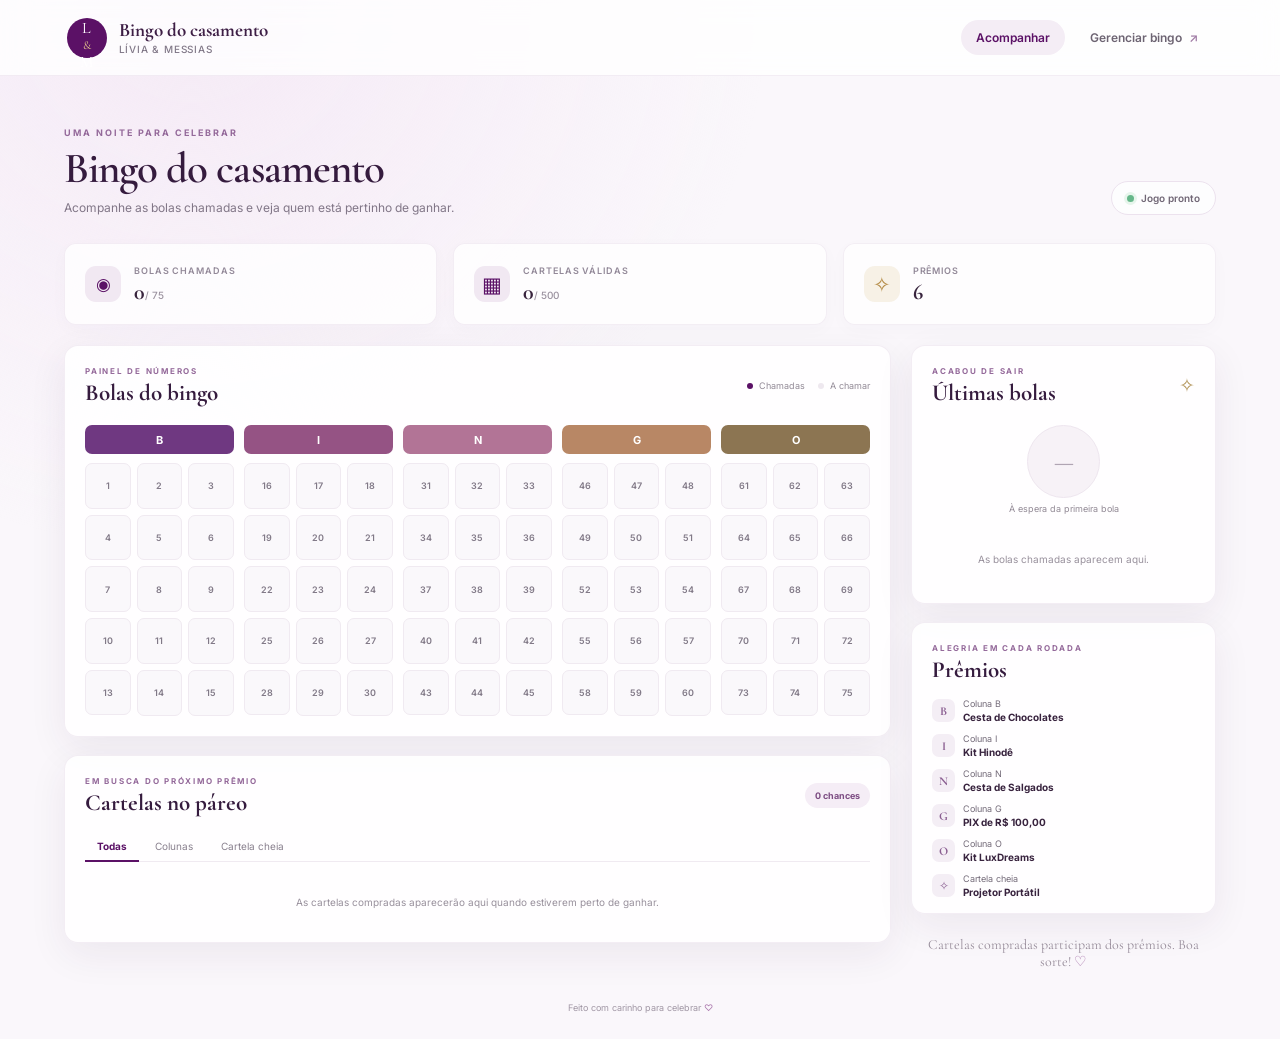
<file: bingo/index.html>
<!doctype html>
<html lang="pt-BR">
  <head>
    <meta charset="UTF-8" />
    <meta name="viewport" content="width=device-width, initial-scale=1" />
    <meta name="theme-color" content="#5b1166" />
    <meta name="description" content="Acompanhe em tempo real o bingo do casamento de Lívia e Messias." />
    <title>Bingo do Casamento • Lívia &amp; Messias</title>
    <link rel="preconnect" href="https://fonts.googleapis.com" />
    <link rel="preconnect" href="https://fonts.gstatic.com" crossorigin />
    <link href="https://fonts.googleapis.com/css2?family=Cormorant+Garamond:wght@500;600;700&family=Inter:wght@400;500;600;700&display=swap" rel="stylesheet" />
    <link rel="stylesheet" href="css/bingo.css" />
    <script type="module" src="js/dashboard.js"></script>
  </head>
  <body>
    <header class="topbar">
      <a class="brand" href="index.html" aria-label="Bingo do casamento, início"><span class="brand-mark">L<span>&amp;</span>M</span><span class="brand-copy">Bingo do casamento<small>Lívia &amp; Messias</small></span></a>
      <nav class="topnav" aria-label="Navegação principal"><a class="active" href="index.html">Acompanhar</a><a href="admin.html">Gerenciar bingo <span aria-hidden="true">↗</span></a></nav>
    </header>
    <main class="page-shell">
      <section class="hero-row">
        <div><p class="eyebrow">UMA NOITE PARA CELEBRAR</p><h1>Bingo do casamento</h1><p class="hero-subtitle">Acompanhe as bolas chamadas e veja quem está pertinho de ganhar.</p></div>
        <div class="game-pill"><span class="live-dot"></span><span id="game-label">Jogo pronto</span></div>
      </section>
      <section class="stats-row" aria-label="Resumo do jogo">
        <article class="stat-card"><span class="stat-icon">◉</span><div><span class="stat-label">Bolas chamadas</span><strong id="called-count">0 <small>/ 75</small></strong></div></article>
        <article class="stat-card"><span class="stat-icon ticket-icon">▦</span><div><span class="stat-label">Cartelas válidas</span><strong id="valid-count">0 <small>/ 0</small></strong></div></article>
        <article class="stat-card"><span class="stat-icon prize-icon">✧</span><div><span class="stat-label">Prêmios</span><strong id="prize-count">6</strong></div></article>
      </section>
      <section class="content-grid">
        <div class="main-column">
          <section class="panel board-panel">
            <div class="section-heading"><div><p class="eyebrow">PAINEL DE NÚMEROS</p><h2>Bolas do bingo</h2></div><span class="hint"><span class="legend-dot called"></span> Chamadas <span class="legend-dot"></span> A chamar</span></div>
            <div id="ball-board" class="ball-board" aria-label="Bolas organizadas por coluna"></div>
          </section>
          <section class="panel near-panel">
            <div class="section-heading"><div><p class="eyebrow">EM BUSCA DO PRÓXIMO PRÊMIO</p><h2>Cartelas no páreo</h2></div><span id="near-total" class="count-badge">0 cartelas</span></div>
            <div class="near-tabs" role="tablist" aria-label="Filtrar cartelas"><button class="near-tab selected" data-filter="all" role="tab" aria-selected="true">Todas</button><button class="near-tab" data-filter="column" role="tab" aria-selected="false">Colunas</button><button class="near-tab" data-filter="full" role="tab" aria-selected="false">Cartela cheia</button></div>
            <div id="near-cards" class="near-cards"></div>
          </section>
        </div>
        <aside class="side-column">
          <section class="panel latest-panel"><div class="section-heading"><div><p class="eyebrow">ACABOU DE SAIR</p><h2>Últimas bolas</h2></div><span class="sparkle">✧</span></div><div id="latest-ball" class="latest-ball empty"><span>—</span><small>À espera da primeira bola</small></div><ol id="recent-list" class="recent-list"></ol><div id="called-empty" class="empty-note">As bolas chamadas aparecem aqui.</div></section>
          <section class="panel prizes-panel"><div class="section-heading"><div><p class="eyebrow">ALEGRIA EM CADA RODADA</p><h2>Prêmios</h2></div></div><div id="prize-list" class="prize-list"></div></section>
          <p class="side-note">Cartelas compradas participam dos prêmios. Boa sorte! <span>♡</span></p>
        </aside>
      </section>
      <footer class="page-footer">Feito com carinho para celebrar <span>♡</span></footer>
    </main>
    <div id="toast" class="toast" role="status" aria-live="polite"></div>
  </body>
</html>
</file>
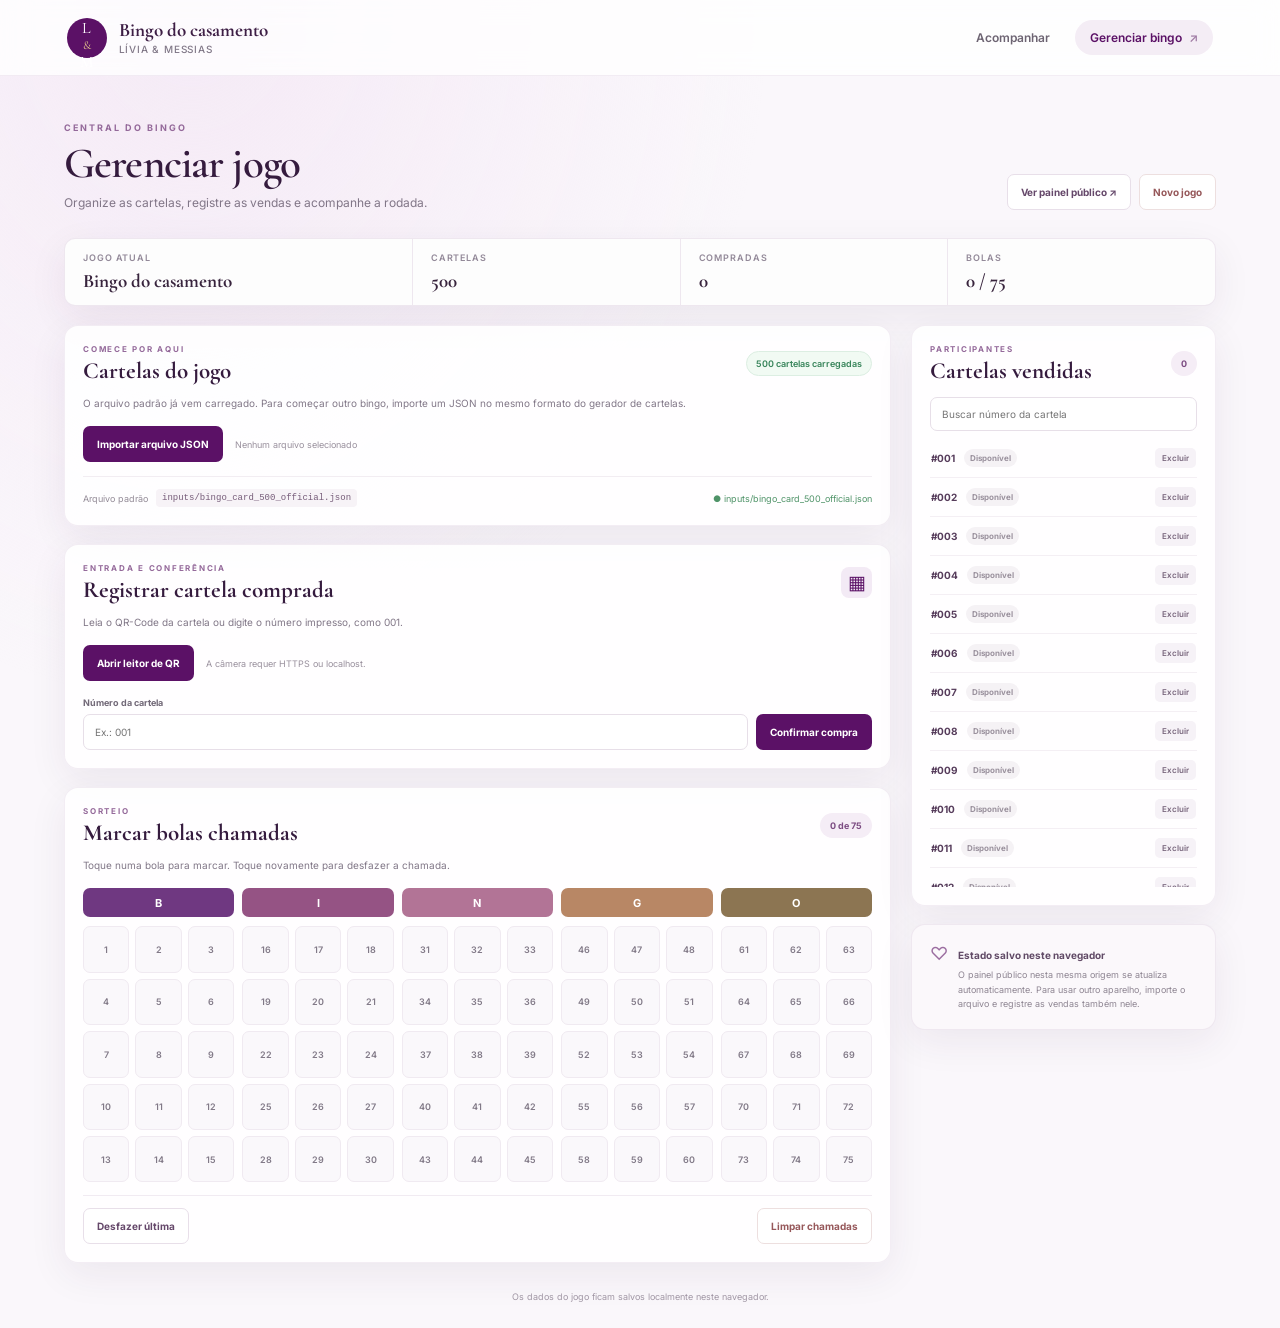
<file: bingo/admin.html>
<!doctype html>
<html lang="pt-BR">
  <head>
    <meta charset="UTF-8" />
    <meta name="viewport" content="width=device-width, initial-scale=1" />
    <meta name="theme-color" content="#5b1166" />
    <title>Gerenciar bingo • Lívia &amp; Messias</title>
    <link rel="preconnect" href="https://fonts.googleapis.com" /><link rel="preconnect" href="https://fonts.gstatic.com" crossorigin />
    <link href="https://fonts.googleapis.com/css2?family=Cormorant+Garamond:wght@500;600;700&family=Inter:wght@400;500;600;700&display=swap" rel="stylesheet" />
    <link rel="stylesheet" href="css/bingo.css" /><script type="module" src="js/admin.js"></script>
  </head>
  <body>
    <header class="topbar"><a class="brand" href="index.html"><span class="brand-mark">L<span>&amp;</span>M</span><span class="brand-copy">Bingo do casamento<small>Lívia &amp; Messias</small></span></a><nav class="topnav" aria-label="Navegação principal"><a href="index.html">Acompanhar</a><a class="active" href="admin.html">Gerenciar bingo <span aria-hidden="true">↗</span></a></nav></header>
    <main class="page-shell admin-shell">
      <section class="hero-row"><div><p class="eyebrow">CENTRAL DO BINGO</p><h1>Gerenciar jogo</h1><p class="hero-subtitle">Organize as cartelas, registre as vendas e acompanhe a rodada.</p></div><div class="admin-actions"><a class="button button-quiet" href="index.html">Ver painel público ↗</a><button id="new-game" class="button button-danger-quiet" type="button">Novo jogo</button></div></section>
      <section class="admin-summary"><div><span class="stat-label">JOGO ATUAL</span><strong id="admin-game-name">Bingo do casamento</strong></div><div><span class="stat-label">CARTELAS</span><strong id="admin-card-count">0</strong></div><div><span class="stat-label">COMPRADAS</span><strong id="admin-purchased-count">0</strong></div><div><span class="stat-label">BOLAS</span><strong id="admin-called-count">0 / 75</strong></div></section>
      <div class="admin-grid">
        <div class="main-column">
          <section class="panel admin-panel"><div class="section-heading"><div><p class="eyebrow">COMECE POR AQUI</p><h2>Cartelas do jogo</h2></div><span class="status-tag" id="load-status">Carregando…</span></div><p class="panel-copy">O arquivo padrão já vem carregado. Para começar outro bingo, importe um JSON no mesmo formato do gerador de cartelas.</p><div class="upload-row"><label class="button button-primary" for="json-file">Importar arquivo JSON</label><input id="json-file" type="file" accept=".json,application/json" /><span id="file-name" class="muted">Nenhum arquivo selecionado</span></div><div class="source-row"><span>Arquivo padrão</span><code>inputs/bingo_card_500_official.json</code><span id="loaded-source" class="source-ok">● Carregado</span></div></section>
          <section class="panel admin-panel"><div class="section-heading"><div><p class="eyebrow">ENTRADA E CONFERÊNCIA</p><h2>Registrar cartela comprada</h2></div><span class="scan-symbol">▦</span></div><p class="panel-copy">Leia o QR-Code da cartela ou digite o número impresso, como 001.</p><div class="scan-actions"><button id="start-scan" class="button button-primary" type="button">Abrir leitor de QR</button><span class="muted">A câmera requer HTTPS ou localhost.</span></div><div id="scanner-wrap" class="scanner-wrap" hidden><video id="scanner-video" playsinline muted></video><div class="scanner-overlay"><span>Enquadre o QR-Code da cartela</span><button id="stop-scan" class="button button-quiet" type="button">Fechar câmera</button></div></div><form id="card-form" class="card-form"><label for="card-number">Número da cartela</label><div class="input-row"><input id="card-number" name="card-number" inputmode="numeric" autocomplete="off" placeholder="Ex.: 001" maxlength="40" required /><button class="button button-primary" type="submit">Confirmar compra</button></div></form><div id="purchase-feedback" class="feedback" role="status" aria-live="polite"></div></section>
          <section class="panel admin-panel"><div class="section-heading"><div><p class="eyebrow">SORTEIO</p><h2>Marcar bolas chamadas</h2></div><span id="ball-counter" class="count-badge">0 de 75</span></div><p class="panel-copy">Toque numa bola para marcar. Toque novamente para desfazer a chamada.</p><div id="admin-ball-board" class="ball-board admin-ball-board"></div><div class="board-actions"><button id="undo-ball" class="button button-quiet" type="button">Desfazer última</button><button id="clear-balls" class="button button-danger-quiet" type="button">Limpar chamadas</button></div></section>
        </div>
        <aside class="side-column"><section class="panel admin-panel"><div class="section-heading"><div><p class="eyebrow">PARTICIPANTES</p><h2>Cartelas vendidas</h2></div><span id="purchased-badge" class="count-badge">0</span></div><div class="search-wrap"><label class="sr-only" for="card-search">Buscar cartela</label><input id="card-search" type="search" placeholder="Buscar número da cartela" /></div><div id="purchased-list" class="purchased-list"></div></section><section class="panel admin-panel safety-note"><span class="note-icon">♡</span><div><strong>Estado salvo neste navegador</strong><p>O painel público nesta mesma origem se atualiza automaticamente. Para usar outro aparelho, importe o arquivo e registre as vendas também nele.</p></div></section></aside>
      </div>
      <footer class="page-footer">Os dados do jogo ficam salvos localmente neste navegador.</footer>
    </main><div id="toast" class="toast" role="status" aria-live="polite"></div>
  </body>
</html>
</file>
<file: bingo/css/bingo.css>
:root {
  --purple: #5b1166;
  --purple-dark: #47104f;
  --purple-light: #93409f;
  --lilac: #f3eaf5;
  --lilac-soft: #faf7fb;
  --ink: #302536;
  --muted: #807787;
  --line: #eee7ef;
  --white: #fff;
  --green: #2b8b63;
  --shadow: 0 12px 38px rgba(57, 25, 64, .07);
  font-family: Inter, Arial, sans-serif;
  color: var(--ink);
  background: var(--lilac-soft);
  font-synthesis: none;
  text-rendering: optimizeLegibility;
}
* { box-sizing: border-box; }
body { margin: 0; min-width: 320px; background: radial-gradient(ellipse at 15% 0%, #f5eaf6 0, transparent 36rem), var(--lilac-soft); color: var(--ink); }
button, input { font: inherit; }
button, a, label { -webkit-tap-highlight-color: transparent; }
a { color: inherit; }
.topbar { height: 76px; display: flex; align-items: center; justify-content: space-between; padding: 0 max(calc((100vw - 1240px) / 2), 5.2vw); background: rgba(255,255,255,.8); border-bottom: 1px solid rgba(91,17,102,.07); backdrop-filter: blur(14px); }
.brand { text-decoration: none; display: inline-flex; align-items: center; gap: 12px; }
.brand-mark { height: 40px; width: 40px; display: grid; place-items: center; border-radius: 50%; background: var(--purple); color: white; font-family: "Cormorant Garamond", Georgia, serif; font-size: 16px; letter-spacing: -.04em; }
.brand-mark span { color: #e4c68c; font-size: 12px; margin: 0 1px; }
.brand-copy { display: flex; flex-direction: column; font-family: "Cormorant Garamond", Georgia, serif; font-weight: 700; font-size: 19px; line-height: 1.1; color: #3d1e45; }
.brand-copy small { margin-top: 3px; color: var(--muted); font-family: Inter, Arial, sans-serif; font-size: 10px; font-weight: 500; letter-spacing: .08em; text-transform: uppercase; }
.topnav { display: flex; align-items: center; gap: 10px; }
.topnav a { text-decoration: none; color: #6d6472; padding: 10px 15px; border-radius: 24px; font-size: 12px; font-weight: 600; transition: .2s ease; }
.topnav a:hover, .topnav a.active { background: #f4edf5; color: var(--purple); }
.topnav a span { margin-left: 4px; color: #a07ca5; }
.page-shell { width: min(1240px, 90%); margin: 0 auto; padding: 51px 0 26px; }
.hero-row { display: flex; justify-content: space-between; align-items: flex-end; gap: 24px; margin-bottom: 28px; }
.eyebrow { margin: 0 0 8px; color: #94699a; font-size: 9px; letter-spacing: .22em; font-weight: 700; }
h1, h2 { margin: 0; color: #351b3e; }
h1 { font-family: "Cormorant Garamond", Georgia, serif; font-weight: 600; font-size: clamp(34px, 4vw, 43px); letter-spacing: -.02em; line-height: 1.05; }
.hero-subtitle { color: #817687; margin: 9px 0 0; font-size: 12px; }
.game-pill { white-space: nowrap; border: 1px solid #ece2ee; border-radius: 24px; background: rgba(255,255,255,.74); padding: 10px 15px; color: #706675; font-size: 10px; font-weight: 600; }
.live-dot { display: inline-block; width: 7px; height: 7px; margin-right: 7px; border-radius: 50%; background: #66b78a; box-shadow: 0 0 0 3px #e7f5ec; }
.stats-row { display: grid; grid-template-columns: repeat(3, 1fr); gap: 16px; margin-bottom: 20px; }
.stat-card { min-height: 82px; display: flex; align-items: center; gap: 13px; border: 1px solid rgba(91,17,102,.065); border-radius: 12px; padding: 15px 20px; background: rgba(255,255,255,.78); box-shadow: 0 5px 18px rgba(57,25,64,.025); }
.stat-icon { display: grid; width: 36px; height: 36px; flex: 0 0 auto; place-items: center; border-radius: 11px; background: #f1e8f2; color: var(--purple); font-size: 17px; }
.ticket-icon { font-size: 21px; }.prize-icon { color: #b48b46; background: #f7f1e6; font-size: 21px; }
.stat-card > div { display: grid; gap: 5px; }
.stat-label { color: #928898; font-size: 9px; font-weight: 600; letter-spacing: .1em; text-transform: uppercase; }
.stat-card strong { color: #38243d; font-family: "Cormorant Garamond", Georgia, serif; font-size: 22px; font-weight: 700; line-height: 1; }
.stat-card strong small { color: #9b929f; font-family: Inter, Arial, sans-serif; font-size: 10px; font-weight: 500; }
.content-grid, .admin-grid { display: grid; grid-template-columns: minmax(0, 1fr) 305px; gap: 20px; align-items: start; }
.main-column, .side-column { display: grid; gap: 18px; min-width: 0; }
.panel { min-width: 0; border: 1px solid rgba(91,17,102,.07); border-radius: 14px; background: rgba(255,255,255,.87); box-shadow: var(--shadow); }
.board-panel, .near-panel, .latest-panel, .prizes-panel { padding: 20px; }
.section-heading { display: flex; align-items: center; justify-content: space-between; gap: 12px; }
.section-heading h2 { font-family: "Cormorant Garamond", Georgia, serif; font-size: 23px; font-weight: 700; line-height: 1; }
.section-heading .eyebrow { margin-bottom: 6px; font-size: 8px; }
.hint { display: flex; align-items: center; gap: 6px; color: #928a96; font-size: 9px; white-space: nowrap; }
.legend-dot { width: 6px; height: 6px; border-radius: 50%; background: #eee8ef; margin-left: 7px; }
.legend-dot.called { margin-left: 0; background: var(--purple); }
.ball-board { display: grid; grid-template-columns: repeat(5, minmax(0, 1fr)); gap: 10px; margin-top: 20px; }
.ball-column { min-width: 0; }
.ball-column-head { display: grid; place-items: center; height: 29px; margin-bottom: 9px; border-radius: 7px; color: white; font-size: 11px; font-weight: 700; }
.column-b { background: #6f3881; }.column-i { background: #955384; }.column-n { background: #b27496; }.column-g { background: #b88765; }.column-o { background: #8c7552; }
.ball-list { display: grid; grid-template-columns: repeat(3, minmax(0,1fr)); gap: 6px; }
.ball { display: grid; place-items: center; width: 100%; aspect-ratio: 1; min-height: 24px; border: 1px solid #f0eaf1; border-radius: 7px; color: #817987; background: #faf8fb; font-size: 9px; font-weight: 600; transition: transform .16s ease, background .16s ease, color .16s ease, box-shadow .16s ease; }
.ball.is-called { border-color: var(--purple); background: var(--purple); color: white; box-shadow: 0 4px 9px rgba(91,17,102,.18); }
.near-panel { padding-bottom: 13px; }
.count-badge { flex: 0 0 auto; border-radius: 20px; background: #f5edf6; color: #7c4c82; padding: 7px 10px; font-size: 9px; font-weight: 700; }
.near-tabs { display: flex; gap: 4px; margin: 17px 0 13px; border-bottom: 1px solid #f0eaf1; }
.near-tab { margin-bottom: -1px; border: 0; border-bottom: 2px solid transparent; padding: 8px 12px; background: transparent; color: #89808e; font-size: 10px; cursor: pointer; }
.near-tab.selected { border-bottom-color: var(--purple); color: var(--purple); font-weight: 700; }
.near-cards { display: grid; gap: 7px; }
.near-card { display: grid; grid-template-columns: 65px minmax(0, 1fr) auto; align-items: center; gap: 10px; min-height: 41px; padding: 7px 9px; border-radius: 8px; background: #fcfafc; border: 1px solid #f3edf4; }
.near-winner { background: #f3fbf5; border-color: #d7eddd; animation: winnerGlow 1.6s ease-in-out infinite alternate; }
@keyframes winnerGlow { to { box-shadow: 0 0 0 3px rgba(55,149,90,.08); } }
.card-chip { color: #5f3d66; font-size: 10px; font-weight: 700; }
.near-label { color: #77707e; font-size: 10px; }
.near-progress { color: #9d7852; font-size: 9px; font-weight: 700; white-space: nowrap; }
.progress-winner { color: var(--green); }
.near-empty, .empty-note, .list-empty { padding: 19px 12px; text-align: center; color: #98909c; font-size: 10px; line-height: 1.6; }
.latest-panel { padding-bottom: 17px; }
.sparkle { color: #b29458; font-size: 19px; }
.latest-ball { display: grid; justify-items: center; gap: 5px; padding: 20px 0 10px; }
.latest-ball > span { display: grid; place-items: center; width: 73px; height: 73px; border: 1px solid #e9ddec; border-radius: 50%; color: white; background: linear-gradient(145deg, #74327e, #4f155a); box-shadow: 0 8px 20px rgba(91,17,102,.2); font-family: "Cormorant Garamond", Georgia, serif; font-size: 24px; font-weight: 700; }
.latest-ball.empty > span { background: #f7f2f7; border-color: #eee6ef; box-shadow: none; color: #b0a5b3; }
.latest-ball small { color: #918894; font-size: 9px; }
.recent-list { display: grid; gap: 7px; padding: 0; margin: 8px 0 0; list-style: none; }
.recent-item { display: flex; justify-content: space-between; align-items: center; padding: 8px 9px; border-radius: 7px; background: #faf8fb; }
.recent-number { color: #653c6c; font-size: 10px; font-weight: 700; }
.recent-label { color: #98909c; font-size: 9px; }
.prizes-panel { padding-bottom: 15px; }
.prize-list { display: grid; gap: 10px; margin-top: 16px; }
.prize-item { display: grid; grid-template-columns: 23px minmax(0, 1fr); column-gap: 8px; align-items: center; }
.prize-mark { grid-row: span 2; display: grid; place-items: center; width: 23px; height: 23px; border-radius: 7px; background: #f4eef5; color: #895d90; font-family: "Cormorant Garamond", Georgia, serif; font-size: 12px; font-weight: 700; }
.prize-name { color: #746b79; font-size: 9px; }
.prize-value { margin-top: 2px; color: #38233e; font-size: 10px; font-weight: 700; }
.side-note { margin: 0; padding: 4px 8px; color: #968b99; font-family: "Cormorant Garamond", Georgia, serif; font-size: 14px; text-align: center; }
.side-note span, .page-footer span { color: #a772a9; }
.page-footer { padding: 28px 0 0; color: #a096a4; font-size: 9px; text-align: center; }
.toast { position: fixed; left: 50%; bottom: 22px; z-index: 10; transform: translate(-50%, 10px); opacity: 0; pointer-events: none; border-radius: 9px; padding: 11px 16px; background: #33253a; color: white; box-shadow: 0 8px 24px #2f1b3530; font-size: 11px; transition: .2s ease; }
.toast.visible { transform: translate(-50%, 0); opacity: 1; }.toast-error { background: #8f3036; }
.admin-shell { padding-top: 46px; }.admin-actions { display: flex; align-items: center; gap: 8px; }
.button { display: inline-flex; min-height: 36px; align-items: center; justify-content: center; border: 1px solid transparent; border-radius: 7px; padding: 0 13px; cursor: pointer; text-decoration: none; font-size: 10px; font-weight: 700; transition: .18s ease; }
.button-primary { background: var(--purple); color: white; }.button-primary:hover { background: var(--purple-dark); box-shadow: 0 5px 12px #5b11662b; }
.button-quiet { background: white; border-color: #e8dfe9; color: #65486a; }.button-quiet:hover { border-color: #cbb3ce; background: #fcf9fc; }
.button-danger-quiet { background: white; border-color: #eddfdf; color: #96585a; }.button-danger-quiet:hover { background: #fff8f8; border-color: #e6c4c5; }
.admin-summary { display: grid; grid-template-columns: 1.3fr repeat(3, 1fr); gap: 1px; margin-bottom: 19px; overflow: hidden; border: 1px solid #eee7ef; border-radius: 11px; background: #eee7ef; box-shadow: var(--shadow); }
.admin-summary > div { display: grid; gap: 6px; padding: 13px 18px; background: rgba(255,255,255,.9); }
.admin-summary strong { color: #38243d; font-family: "Cormorant Garamond", Georgia, serif; font-size: 19px; }
.admin-grid { grid-template-columns: minmax(0, 1fr) 305px; }
.admin-panel { padding: 18px; }
.status-tag { border: 1px solid #dceee2; border-radius: 20px; padding: 6px 9px; color: #37845a; background: #f1faf3; font-size: 9px; font-weight: 600; white-space: nowrap; }
.panel-copy { max-width: 640px; margin: 12px 0 15px; color: #817787; font-size: 10px; line-height: 1.6; }
.upload-row, .scan-actions { display: flex; align-items: center; gap: 12px; flex-wrap: wrap; }
.upload-row input[type=file] { position: absolute; width: 1px; height: 1px; overflow: hidden; clip: rect(0,0,0,0); }
.upload-row label { cursor: pointer; }
.muted { color: #99909d; font-size: 9px; }
.source-row { display: flex; align-items: center; flex-wrap: wrap; gap: 8px; margin-top: 14px; border-top: 1px solid #f2edf2; padding-top: 12px; color: #928a96; font-size: 9px; }
.source-row code { border-radius: 4px; padding: 4px 6px; background: #f7f3f7; color: #765c79; font-size: 9px; }
.source-ok { margin-left: auto; color: #4f9368; font-size: 9px; }
.scan-symbol { display: grid; place-items: center; width: 31px; height: 31px; border-radius: 8px; background: #f3eaf5; color: var(--purple); font-size: 19px; }
.card-form { margin-top: 16px; }.card-form > label { display: block; margin-bottom: 6px; color: #716877; font-size: 9px; font-weight: 700; }
.input-row { display: flex; gap: 8px; }
.input-row input, .search-wrap input { min-width: 0; height: 36px; border: 1px solid #e7dfe8; border-radius: 7px; outline: none; padding: 0 11px; background: #fff; color: var(--ink); font-size: 10px; }
.input-row input { flex: 1; }.input-row input:focus, .search-wrap input:focus { border-color: #af83b4; box-shadow: 0 0 0 3px #f4eaf5; }
.feedback { min-height: 0; margin-top: 7px; color: #42855d; font-size: 9px; }.feedback:empty { display: none; }.feedback.error { color: #ad454a; }
.scanner-wrap { position: relative; margin-top: 13px; overflow: hidden; border-radius: 9px; background: #160f19; }
.scanner-wrap video { display: block; width: 100%; max-height: 280px; object-fit: cover; }
.scanner-overlay { position: absolute; inset: auto 0 0; display: flex; justify-content: space-between; align-items: center; gap: 10px; padding: 10px; background: #1d1423c9; color: white; font-size: 10px; }
.admin-ball-board { gap: 8px; margin-top: 15px; }.admin-ball { cursor: pointer; padding: 0; }.admin-ball:hover { transform: translateY(-1px); border-color: #cdb5d0; }.admin-ball:focus-visible, .button:focus-visible, .near-tab:focus-visible { outline: 3px solid #c99fce; outline-offset: 2px; }
.board-actions { display: flex; justify-content: space-between; gap: 8px; margin-top: 13px; padding-top: 12px; border-top: 1px solid #f1ebf2; }
.search-wrap { margin: 14px 0 8px; }.search-wrap input { width: 100%; height: 34px; }
.purchased-list { display: grid; max-height: 448px; overflow-y: auto; }
.purchased-card { display: flex; align-items: center; justify-content: space-between; gap: 8px; padding: 9px 1px; border-bottom: 1px solid #f4eff4; }
.purchased-info { display: flex; align-items: center; gap: 9px; }.purchased-info strong { color: #563c5b; font-size: 10px; }
.purchased-status, .not-purchased-status { border-radius: 12px; padding: 4px 6px; font-size: 8px; font-weight: 700; }.purchased-status { background: #eaf6ed; color: #398256; }.not-purchased-status { background: #f5f2f5; color: #9a919d; }
.mini-action { border: 0; border-radius: 5px; padding: 5px 7px; cursor: pointer; font-size: 8px; font-weight: 600; }.remove-purchase { background: #faf1f1; color: #a45f61; }.remove-card { background: #f6f2f7; color: #79677d; }
.list-limit { padding: 10px 2px; text-align: center; color: #9b929e; font-size: 9px; }
.safety-note { display: flex; gap: 10px; background: #fbf8fb; }.note-icon { color: #9b6da0; font-size: 18px; }.safety-note strong { color: #614a66; font-size: 10px; }.safety-note p { margin: 5px 0 0; color: #8e8592; font-size: 9px; line-height: 1.6; }
.sr-only { position: absolute; width: 1px; height: 1px; clip: rect(0,0,0,0); overflow: hidden; white-space: nowrap; }
@media (min-width: 1400px) { .ball-list { grid-template-columns: repeat(5, minmax(0,1fr)); }.ball { font-size: 9px; } }
@media (max-width: 850px) { .content-grid, .admin-grid { grid-template-columns: minmax(0,1fr) 270px; gap: 13px; }.board-panel, .near-panel, .latest-panel, .prizes-panel, .admin-panel { padding: 15px; }.ball-board { gap: 6px; }.ball-list { gap: 4px; }.ball { border-radius: 5px; font-size: 8px; }.near-card { grid-template-columns: 48px minmax(0,1fr); }.near-progress { grid-column: 2; }.admin-summary > div { padding: 11px 12px; } }
@media (max-width: 680px) { .topbar { height: 66px; padding: 0 5%; }.brand-mark { height: 35px; width: 35px; }.brand-copy { font-size: 17px; }.topnav { gap: 0; }.topnav a { padding: 9px 10px; font-size: 10px; }.page-shell { width: 92%; padding-top: 32px; }.hero-row { align-items: flex-start; flex-direction: column; gap: 15px; margin-bottom: 20px; }.hero-row .game-pill { align-self: flex-start; }.stats-row { gap: 8px; }.stat-card { min-height: 72px; gap: 8px; padding: 11px 9px; }.stat-icon { width: 29px; height: 29px; border-radius: 9px; font-size: 14px; }.stat-label { font-size: 7px; letter-spacing: .07em; }.stat-card strong { font-size: 19px; }.content-grid, .admin-grid { grid-template-columns: 1fr; }.side-column { grid-template-columns: repeat(2, minmax(0,1fr)); align-items: start; }.side-note { grid-column: 1/-1; }.latest-panel, .prizes-panel { padding: 14px; }.section-heading h2 { font-size: 21px; }.hint { font-size: 0; gap: 0; }.hint .legend-dot { margin-left: 8px; }.hint .legend-dot.called { margin-left: 0; }.ball-board { gap: 7px; }.ball-list { grid-template-columns: repeat(3, minmax(0,1fr)); gap: 4px; }.ball-column-head { height: 26px; }.admin-actions { align-self: stretch; }.admin-summary { grid-template-columns: repeat(2,1fr); }.admin-summary > div { padding: 11px 13px; }.admin-shell .hero-row { gap: 14px; } }
@media (max-width: 420px) { .brand-copy { font-size: 15px; }.topnav a { padding: 8px 7px; font-size: 9px; }.ball { min-height: 21px; font-size: 7px; }.board-panel, .near-panel { padding: 13px 10px; }.side-column { grid-template-columns: 1fr; }.side-note { grid-column: auto; }.near-card { grid-template-columns: 55px minmax(0,1fr) auto; }.near-progress { grid-column: auto; font-size: 8px; }.admin-actions { flex-wrap: wrap; }.admin-actions .button { flex: 1; }.source-row code { overflow-wrap: anywhere; }.input-row { align-items: stretch; flex-direction: column; }.input-row .button { min-height: 38px; } }
@media (prefers-reduced-motion: reduce) { *, *::before, *::after { scroll-behavior: auto !important; animation-duration: .01ms !important; transition-duration: .01ms !important; } }
</file>
